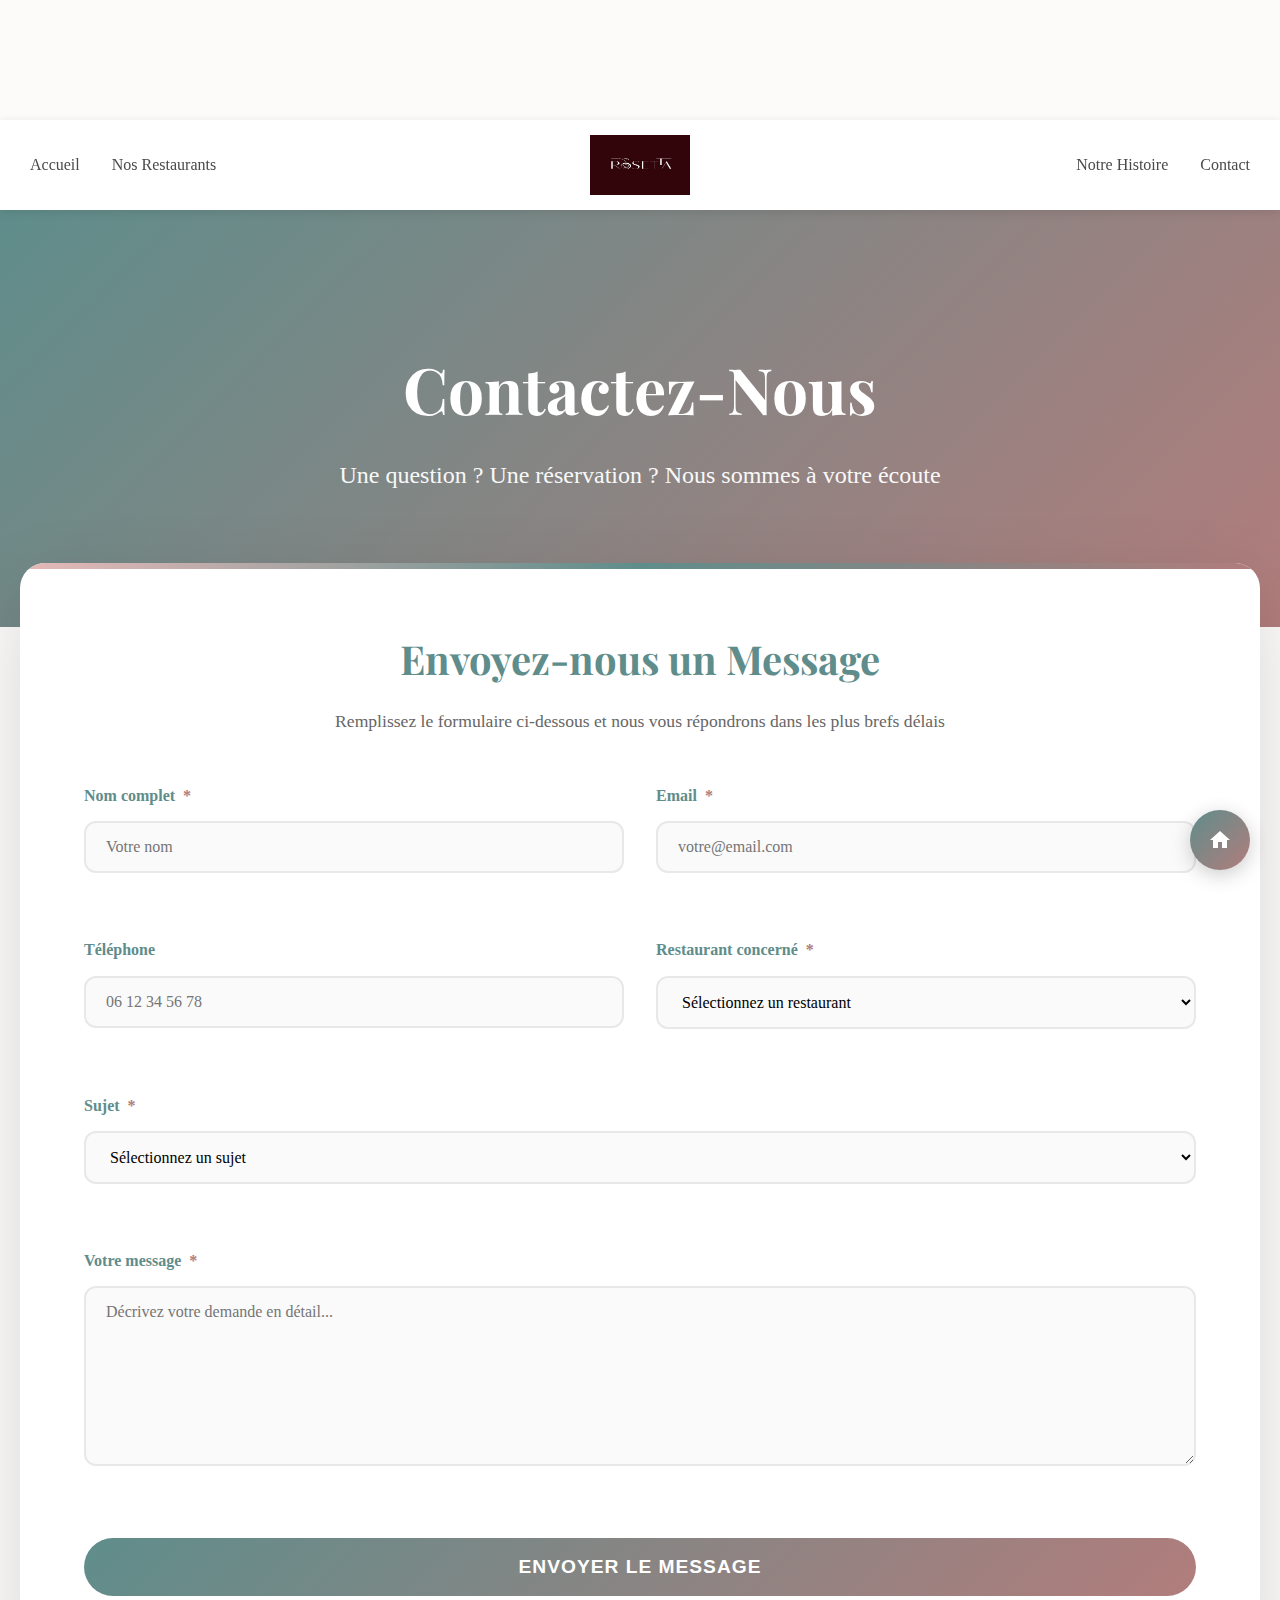
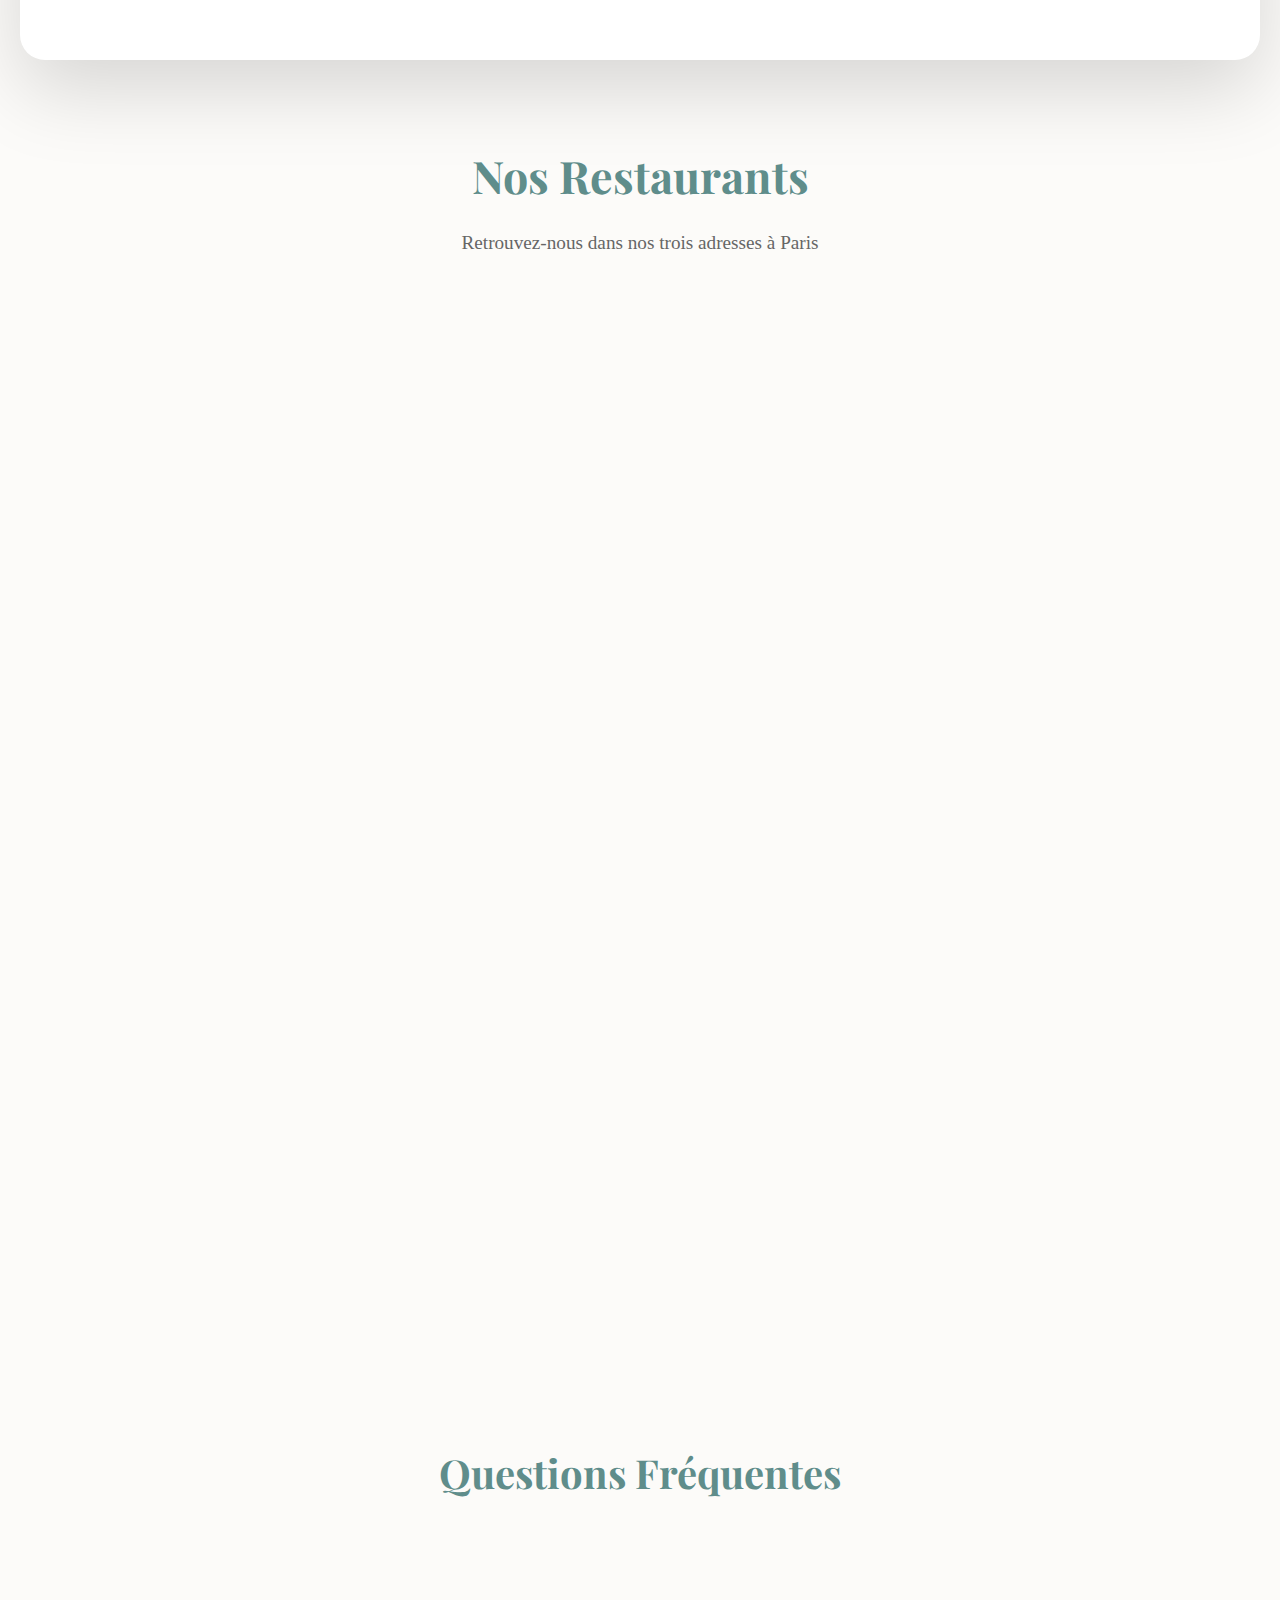
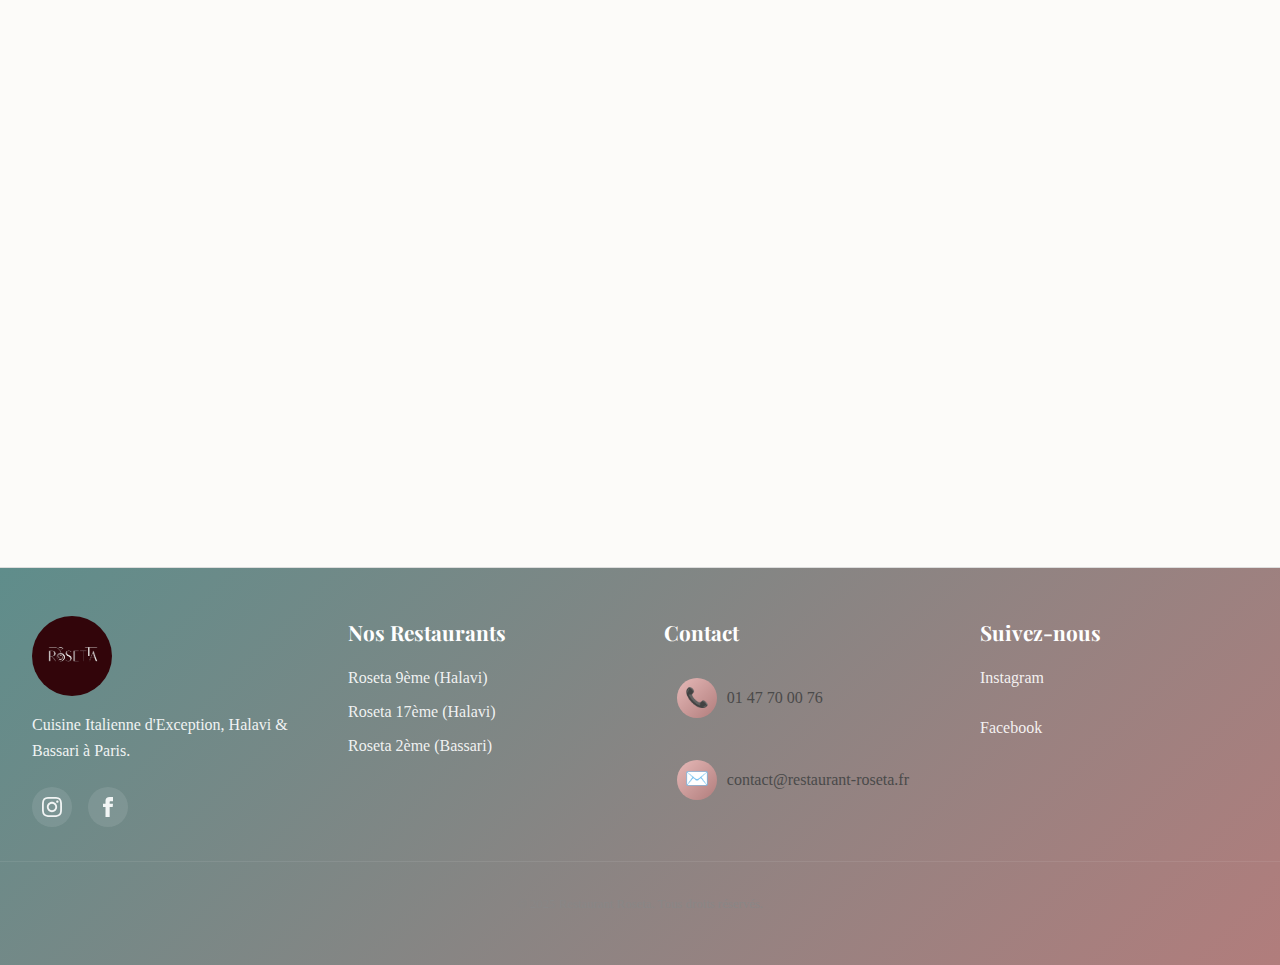
<file: contact.html>
<!DOCTYPE html>
<html lang="fr">
<head>
    <meta charset="UTF-8">
    <meta name="viewport" content="width=device-width, initial-scale=1.0">
    <title>Contact - Restaurant Roseta</title>
    <link rel="stylesheet" href="css/style.css">
    <style>
        :root {
            --primary-color: #E6B9B8;
            --secondary-color: #5F8D8B;
            --accent-color: #B17D7C;
            --text-brun: #4a4a4a;
            --font-body: 'Georgia', serif;
        }

        /* Footer */
        footer {
            background: linear-gradient(135deg, var(--secondary-color), var(--accent-color));
            color: white;
            padding: 3rem 0 1rem;
            margin-top: 5rem;
        }

        .footer-grid {
            max-width: 1400px;
            margin: 0 auto;
            padding: 0 2rem;
            display: grid;
            grid-template-columns: repeat(auto-fit, minmax(250px, 1fr));
            gap: 3rem;
            margin-bottom: 2rem;
        }

        .footer-col h4 {
            margin-bottom: 1rem;
            font-size: 1.3rem;
        }

        .footer-col ul {
            list-style: none;
        }

        .footer-col ul li {
            margin-bottom: 0.5rem;
        }

        .footer-col a {
            color: rgba(255,255,255,0.9);
            text-decoration: none;
            transition: all 0.3s ease;
        }

        .footer-col a:hover {
            color: white;
            padding-left: 5px;
        }

        .logo-footer {
            width: 80px;
            height: 80px;
            border-radius: 50%;
            margin-bottom: 1rem;
        }

        .footer-description {
            opacity: 0.9;
            line-height: 1.6;
        }

        .footer-socials {
            display: flex;
            gap: 1rem;
            margin-top: 1rem;
        }

        .social-link {
            width: 40px;
            height: 40px;
            background: rgba(255,255,255,0.1);
            border-radius: 50%;
            display: flex;
            align-items: center;
            justify-content: center;
            transition: all 0.3s ease;
        }

        .social-link:hover {
            background: rgba(255,255,255,0.2);
            transform: translateY(-3px);
        }

        .footer-contact-info .contact-item {
            display: flex;
            align-items: center;
            gap: 10px;
            margin-bottom: 1rem;
        }

        .footer-contact-info .contact-icon {
            font-size: 1.2rem;
        }

        .footer-hours .hour-item {
            display: flex;
            justify-content: space-between;
            padding: 0.5rem 0;
            border-bottom: 1px solid rgba(255,255,255,0.1);
        }

        .footer-copyright {
            text-align: center;
            padding: 2rem 0 1rem;
            border-top: 1px solid rgba(255,255,255,0.1);
            opacity: 0.8;
        }

        /* Bouton retour accueil */
        #homeBtn {
            position: fixed;
            bottom: 30px;
            right: 30px;
            width: 60px;
            height: 60px;
            background: linear-gradient(135deg, var(--secondary-color), var(--accent-color));
            color: white;
            border-radius: 50%;
            display: flex;
            align-items: center;
            justify-content: center;
            text-decoration: none;
            box-shadow: 0 5px 20px rgba(0,0,0,0.2);
            transition: all 0.3s ease;
            z-index: 999;
        }

        #homeBtn:hover {
            transform: translateY(-5px);
            box-shadow: 0 8px 30px rgba(0,0,0,0.3);
        }

        #homeBtn svg {
            width: 24px;
            height: 24px;
        }

        * {
            margin: 0;
            padding: 0;
            box-sizing: border-box;
        }

        body {
            font-family: var(--font-body);
            color: var(--text-brun);
            line-height: 1.6;
            background: #fcfbf9;
        }

        /* Header Navigation */
        header {
            background: white;
            box-shadow: 0 2px 10px rgba(0,0,0,0.1);
            position: sticky;
            top: 0;
            z-index: 1000;
        }

        nav {
            max-width: 1400px;
            margin: 0 auto;
            padding: 1rem 2rem;
            display: flex;
            justify-content: space-between;
            align-items: center;
        }

        .nav-links {
            display: flex;
            gap: 2rem;
            align-items: center;
        }

        .nav-links a {
            color: var(--text-brun);
            text-decoration: none;
            font-weight: 500;
            transition: color 0.3s ease;
            position: relative;
        }

        .nav-links a:hover {
            color: var(--secondary-color);
        }

        .nav-links a::after {
            content: '';
            position: absolute;
            bottom: -5px;
            left: 0;
            width: 0;
            height: 2px;
            background: var(--secondary-color);
            transition: width 0.3s ease;
        }

        .nav-links a:hover::after {
            width: 100%;
        }

        .logo-center {
            display: flex;
            align-items: center;
        }

        .logo-center img {
            height: 60px;
            width: auto;
        }

        .dropdown {
            position: relative;
        }

        .dropdown-content {
            display: none;
            position: absolute;
            top: 100%;
            left: 0;
            background: white;
            min-width: 250px;
            box-shadow: 0 8px 25px rgba(0,0,0,0.15);
            border-radius: 10px;
            padding: 1rem 0;
            margin-top: 0.5rem;
        }

        .dropdown:hover .dropdown-content {
            display: block;
        }

        .dropdown-content a {
            display: block;
            padding: 0.8rem 1.5rem;
            color: var(--text-brun);
            text-decoration: none;
            transition: all 0.3s ease;
        }

        .dropdown-content a:hover {
            background: var(--primary-color);
            color: var(--secondary-color);
        }

        /* Mobile Navigation */
        .header-mobile {
            display: none;
        }

        @media (max-width: 968px) {
            nav {
                display: none;
            }

            .header-mobile {
                display: flex;
                justify-content: space-between;
                align-items: center;
                padding: 1rem 2rem;
            }

            .logo-mobile img {
                height: 50px;
            }

            .menu-btn {
                display: none;
            }

            .menu-icon {
                cursor: pointer;
                display: inline-block;
                padding: 28px 20px;
                position: relative;
                user-select: none;
            }

            .menu-icon .nav-icon {
                background: var(--secondary-color);
                display: block;
                height: 2px;
                position: relative;
                transition: background 0.2s ease-out;
                width: 24px;
            }

            .menu-icon .nav-icon:before,
            .menu-icon .nav-icon:after {
                background: var(--secondary-color);
                content: '';
                display: block;
                height: 100%;
                position: absolute;
                transition: all 0.2s ease-out;
                width: 100%;
            }

            .menu-icon .nav-icon:before {
                top: -7px;
            }

            .menu-icon .nav-icon:after {
                top: 7px;
            }

            .menu-btn:checked ~ .menu-icon .nav-icon {
                background: transparent;
            }

            .menu-btn:checked ~ .menu-icon .nav-icon:before {
                transform: rotate(-45deg);
                top: 0;
            }

            .menu-btn:checked ~ .menu-icon .nav-icon:after {
                transform: rotate(45deg);
                top: 0;
            }

            .menu-mobile {
                display: none;
                position: absolute;
                top: 100%;
                left: 0;
                right: 0;
                background: white;
                box-shadow: 0 8px 25px rgba(0,0,0,0.15);
                padding: 1rem 0;
            }

            .menu-btn:checked ~ .menu-mobile {
                display: block;
            }

            .menu-mobile a {
                display: block;
                padding: 1rem 2rem;
                color: var(--text-brun);
                text-decoration: none;
                transition: all 0.3s ease;
            }

            .menu-mobile a:hover {
                background: var(--primary-color);
                color: var(--secondary-color);
            }
        }

        /* Hero Section Moderne */
        .contact-hero {
            background: linear-gradient(135deg, var(--secondary-color) 0%, var(--accent-color) 100%);
            padding: 8rem 0 6rem;
            text-align: center;
            color: white;
            position: relative;
            overflow: hidden;
        }

        .contact-hero::before {
            content: '';
            position: absolute;
            top: 0;
            left: 0;
            right: 0;
            bottom: 0;
            background: url("data:image/svg+xml,%3Csvg width='60' height='60' viewBox='0 0 60 60' xmlns='http://www.w3.org/2000/svg'%3E%3Cg fill='none' fill-rule='evenodd'%3E%3Cg fill='rgba(255,255,255,0.05)' fill-opacity='0.4'%3E%3Ccircle cx='30' cy='30' r='2'/%3E%3C/g%3E%3C/g%3E%3C/svg%3E");
            opacity: 0.3;
        }

        .contact-hero h1 {
            font-size: clamp(2.5rem, 6vw, 4rem);
            margin-bottom: 1rem;
            font-weight: 700;
            position: relative;
            z-index: 1;
        }

        .contact-hero p {
            font-size: clamp(1.1rem, 3vw, 1.5rem);
            opacity: 0.95;
            position: relative;
            z-index: 1;
        }

        /* Section principale */
        .contact-wrapper {
            max-width: 1400px;
            margin: -4rem auto 5rem;
            padding: 0 20px;
            position: relative;
            z-index: 10;
        }

        /* Formulaire de contact stylisé */
        .contact-form-section {
            background: white;
            border-radius: 25px;
            box-shadow: 0 30px 80px rgba(0,0,0,0.15);
            padding: 4rem;
            margin-bottom: 5rem;
            position: relative;
            overflow: hidden;
        }

        .contact-form-section::before {
            content: '';
            position: absolute;
            top: 0;
            left: 0;
            width: 100%;
            height: 6px;
            background: linear-gradient(90deg, var(--primary-color), var(--secondary-color), var(--accent-color));
        }

        .contact-form-section h2 {
            color: var(--secondary-color);
            font-size: 2.5rem;
            margin-bottom: 1rem;
            text-align: center;
        }

        .contact-form-section .subtitle {
            text-align: center;
            color: #666;
            font-size: 1.1rem;
            margin-bottom: 3rem;
        }

        .form-grid {
            display: grid;
            grid-template-columns: 1fr 1fr;
            gap: 2rem;
            margin-bottom: 2rem;
        }

        .form-group {
            margin-bottom: 2rem;
        }

        .form-group.full-width {
            grid-column: 1 / -1;
        }

        .form-group label {
            display: block;
            margin-bottom: 0.8rem;
            font-weight: 600;
            color: var(--secondary-color);
            font-size: 1rem;
        }

        .form-group label .required {
            color: var(--accent-color);
            margin-left: 4px;
        }

        .form-group input,
        .form-group textarea,
        .form-group select {
            width: 100%;
            padding: 15px 20px;
            border: 2px solid #e8e8e8;
            border-radius: 12px;
            font-size: 1rem;
            transition: all 0.3s ease;
            font-family: inherit;
            background: #fafafa;
        }

        .form-group input:focus,
        .form-group textarea:focus,
        .form-group select:focus {
            outline: none;
            border-color: var(--secondary-color);
            background: white;
            box-shadow: 0 0 0 4px rgba(95, 141, 139, 0.1);
            transform: translateY(-2px);
        }

        .form-group textarea {
            min-height: 180px;
            resize: vertical;
        }

        .btn-submit {
            background: linear-gradient(135deg, var(--secondary-color), var(--accent-color));
            color: white;
            padding: 18px 50px;
            border: none;
            border-radius: 50px;
            font-size: 1.2rem;
            font-weight: 600;
            cursor: pointer;
            transition: all 0.4s cubic-bezier(0.4, 0, 0.2, 1);
            width: 100%;
            position: relative;
            overflow: hidden;
            text-transform: uppercase;
            letter-spacing: 1px;
        }

        .btn-submit::before {
            content: '';
            position: absolute;
            top: 0;
            left: -100%;
            width: 100%;
            height: 100%;
            background: linear-gradient(90deg, transparent, rgba(255,255,255,0.3), transparent);
            transition: left 0.6s ease;
        }

        .btn-submit:hover::before {
            left: 100%;
        }

        .btn-submit:hover {
            transform: translateY(-3px);
            box-shadow: 0 15px 40px rgba(95, 141, 139, 0.4);
        }

        .btn-submit:active {
            transform: translateY(-1px);
        }

        .btn-submit:disabled {
            background: #ccc;
            cursor: not-allowed;
            transform: none;
        }

        /* Messages de succès/erreur */
        .form-message {
            padding: 1.5rem;
            border-radius: 12px;
            margin-bottom: 2rem;
            text-align: center;
            font-weight: 600;
            display: none;
            animation: slideDown 0.3s ease;
        }

        @keyframes slideDown {
            from {
                opacity: 0;
                transform: translateY(-20px);
            }
            to {
                opacity: 1;
                transform: translateY(0);
            }
        }

        .form-message.success {
            background: #d4edda;
            color: #155724;
            border: 2px solid #c3e6cb;
            display: block;
        }

        .form-message.error {
            background: #f8d7da;
            color: #721c24;
            border: 2px solid #f5c6cb;
            display: block;
        }

        /* Section Restaurants */
        .restaurants-section {
            margin-bottom: 5rem;
        }

        .restaurants-section h2 {
            text-align: center;
            font-size: 2.8rem;
            color: var(--secondary-color);
            margin-bottom: 1rem;
        }

        .restaurants-section .subtitle {
            text-align: center;
            font-size: 1.2rem;
            color: #666;
            margin-bottom: 4rem;
            max-width: 700px;
            margin-left: auto;
            margin-right: auto;
        }

        .restaurants-grid {
            display: grid;
            grid-template-columns: repeat(auto-fit, minmax(350px, 1fr));
            gap: 3rem;
        }

        .restaurant-card {
            background: white;
            border-radius: 20px;
            overflow: hidden;
            box-shadow: 0 10px 40px rgba(0,0,0,0.1);
            transition: all 0.4s ease;
        }

        .restaurant-card:hover {
            transform: translateY(-10px);
            box-shadow: 0 20px 60px rgba(0,0,0,0.15);
        }

        .restaurant-card-header {
            background: linear-gradient(135deg, var(--secondary-color), var(--accent-color));
            color: white;
            padding: 2rem;
            text-align: center;
        }

        .restaurant-card-header h3 {
            font-size: 1.8rem;
            margin-bottom: 0.5rem;
        }

        .restaurant-badge {
            display: inline-block;
            background: rgba(255,255,255,0.2);
            padding: 8px 20px;
            border-radius: 20px;
            font-size: 0.9rem;
            font-weight: 600;
            backdrop-filter: blur(10px);
        }

        .restaurant-card-body {
            padding: 2rem;
        }

        .contact-info {
            margin-bottom: 2rem;
        }

        .contact-item {
            display: flex;
            align-items: flex-start;
            gap: 15px;
            margin-bottom: 1rem;
            padding: 0.8rem;
            border-radius: 10px;
            transition: background 0.3s ease;
        }

        .contact-item:hover {
            background: #f8f8f8;
        }

        .contact-icon {
            width: 40px;
            height: 40px;
            background: linear-gradient(135deg, var(--primary-color), var(--accent-color));
            border-radius: 50%;
            display: flex;
            align-items: center;
            justify-content: center;
            font-size: 1.2rem;
            flex-shrink: 0;
        }

        .contact-item a {
            color: var(--text-brun);
            text-decoration: none;
            transition: color 0.3s ease;
        }

        .contact-item a:hover {
            color: var(--secondary-color);
        }

        .hours-title {
            font-weight: 700;
            color: var(--secondary-color);
            margin-bottom: 1rem;
            font-size: 1.1rem;
        }

        .hours-table {
            width: 100%;
            border-spacing: 0;
        }

        .hours-table tr {
            border-bottom: 1px solid #f0f0f0;
        }

        .hours-table td {
            padding: 0.8rem 0;
        }

        .hours-table td:first-child {
            font-weight: 600;
            color: var(--text-brun);
        }

        .hours-table td:last-child {
            text-align: right;
            color: #666;
        }

        .map-container {
            height: 250px;
            border-radius: 15px;
            overflow: hidden;
            margin-top: 1.5rem;
            box-shadow: 0 5px 20px rgba(0,0,0,0.1);
        }

        .map-container iframe {
            width: 100%;
            height: 100%;
            border: none;
        }

        /* FAQ Section */
        .faq-section {
            max-width: 900px;
            margin: 5rem auto;
        }

        .faq-section h2 {
            text-align: center;
            font-size: 2.5rem;
            color: var(--secondary-color);
            margin-bottom: 3rem;
        }

        .faq-item {
            background: white;
            margin-bottom: 1rem;
            border-radius: 15px;
            box-shadow: 0 5px 20px rgba(0,0,0,0.08);
            overflow: hidden;
            transition: all 0.3s ease;
        }

        .faq-item:hover {
            box-shadow: 0 8px 30px rgba(0,0,0,0.12);
        }

        .faq-question {
            background: white;
            color: var(--text-brun);
            padding: 1.5rem 2rem;
            cursor: pointer;
            font-weight: 600;
            font-size: 1.1rem;
            transition: all 0.3s ease;
            display: flex;
            justify-content: space-between;
            align-items: center;
        }

        .faq-question::after {
            content: '+';
            font-size: 1.8rem;
            color: var(--secondary-color);
            transition: transform 0.3s ease;
        }

        .faq-question.active::after {
            transform: rotate(45deg);
        }

        .faq-question:hover {
            background: var(--primary-color);
            color: var(--secondary-color);
        }

        .faq-answer {
            padding: 0 2rem;
            max-height: 0;
            overflow: hidden;
            transition: all 0.4s ease;
            color: #666;
            line-height: 1.8;
        }

        .faq-answer.active {
            padding: 1.5rem 2rem;
            max-height: 300px;
        }

        /* Responsive */
        @media (max-width: 768px) {
            .contact-form-section {
                padding: 2rem;
            }

            .form-grid {
                grid-template-columns: 1fr;
                gap: 0;
            }

            .restaurants-grid {
                grid-template-columns: 1fr;
            }

            .contact-hero {
                padding: 6rem 0 4rem;
            }
        }
    </style>
</head>
<body>

<header>
    <nav>
        <div class="nav-links">
            <a href="index.html">Accueil</a>
            <div class="dropdown">
                <a href="#">Nos Restaurants</a>
                <div class="dropdown-content">
                    <a href="roseta-9.html">Roseta 9ème (Halavi)</a>
                    <a href="roseta-17.html">Roseta 17ème (Halavi)</a>
                    <a href="roseta-2.html">Roseta 2ème (Bassari)</a>
                </div>
            </div>
        </div>
        <a href="index.html" class="logo-center">
            <img src="images/logo.jpg" alt="Logo Roseta">
        </a>
        <div class="nav-links">
            <a href="histoire.html">Notre Histoire</a>
            <a href="contact.html">Contact</a>
        </div>
    </nav>

    <div class="header-mobile">
        <a href="index.html" class="logo-mobile">
            <img src="images/logo.jpg" alt="Logo Roseta">
        </a>
        <input class="menu-btn" type="checkbox" id="menu-btn" />
        <label class="menu-icon" for="menu-btn"><span class="nav-icon"></span></label>
        <div class="menu-mobile">
            <a href="index.html">Accueil</a>
            <a href="roseta-9.html">Roseta 9ème</a>
            <a href="roseta-17.html">Roseta 17ème</a>
            <a href="roseta-2.html">Roseta 2ème</a>
            <a href="histoire.html">Notre Histoire</a>
            <a href="contact.html">Contact</a>
        </div>
    </div>
</header>

<main>

    <section class="contact-hero">
        <h1>Contactez-Nous</h1>
        <p>Une question ? Une réservation ? Nous sommes à votre écoute</p>
    </section>

    <div class="contact-wrapper">
        <!-- Formulaire de Contact -->
        <section class="contact-form-section">
            <h2>Envoyez-nous un Message</h2>
            <p class="subtitle">Remplissez le formulaire ci-dessous et nous vous répondrons dans les plus brefs délais</p>

            <div id="formMessage" class="form-message"></div>

            <form id="contactForm">
                <div class="form-grid">
                    <div class="form-group">
                        <label for="name">Nom complet <span class="required">*</span></label>
                        <input type="text" id="name" name="name" required placeholder="Votre nom">
                    </div>

                    <div class="form-group">
                        <label for="email">Email <span class="required">*</span></label>
                        <input type="email" id="email" name="email" required placeholder="votre@email.com">
                    </div>

                    <div class="form-group">
                        <label for="phone">Téléphone</label>
                        <input type="tel" id="phone" name="phone" placeholder="06 12 34 56 78">
                    </div>

                    <div class="form-group">
                        <label for="restaurant">Restaurant concerné <span class="required">*</span></label>
                        <select id="restaurant" name="restaurant" required>
                            <option value="">Sélectionnez un restaurant</option>
                            <option value="roseta-9">Roseta 9ème (Halavi)</option>
                            <option value="roseta-17">Roseta 17ème (Halavi)</option>
                            <option value="roseta-2">Roseta 2ème (Bassari)</option>
                            <option value="general">Question générale</option>
                        </select>
                    </div>

                    <div class="form-group full-width">
                        <label for="subject">Sujet <span class="required">*</span></label>
                        <select id="subject" name="subject" required>
                            <option value="">Sélectionnez un sujet</option>
                            <option value="reservation">Réservation</option>
                            <option value="feedback">Avis / Suggestion</option>
                            <option value="information">Demande d'information</option>
                            <option value="other">Autre</option>
                        </select>
                    </div>

                    <div class="form-group full-width">
                        <label for="message">Votre message <span class="required">*</span></label>
                        <textarea id="message" name="message" required placeholder="Décrivez votre demande en détail..."></textarea>
                    </div>
                </div>

                <button type="submit" class="btn-submit">Envoyer le Message</button>
            </form>
        </section>

        <!-- Section Restaurants -->
        <section class="restaurants-section">
            <h2>Nos Restaurants</h2>
            <p class="subtitle">Retrouvez-nous dans nos trois adresses à Paris</p>

            <div class="restaurants-grid">
                <!-- Roseta 9ème -->
                <div class="restaurant-card">
                    <div class="restaurant-card-header">
                        <h3>🍕 Roseta 9ème</h3>
                        <span class="restaurant-badge">Halavi</span>
                    </div>
                    <div class="restaurant-card-body">
                        <div class="contact-info">
                            <div class="contact-item">
                                <div class="contact-icon">📍</div>
                                <div>
                                    <strong>Adresse</strong><br>
                                    3 Rue Geoffroy-Marie, 75009 Paris
                                </div>
                            </div>
                            <div class="contact-item">
                                <div class="contact-icon">📞</div>
                                <div>
                                    <strong>Téléphone</strong><br>
                                    <a href="tel:0147700076">01 47 70 00 76</a>
                                </div>
                            </div>
                            <div class="contact-item">
                                <div class="contact-icon">✉️</div>
                                <div>
                                    <strong>Email</strong><br>
                                    <a href="mailto:roseta9@restaurant-roseta.fr">roseta9@restaurant-roseta.fr</a>
                                </div>
                            </div>
                        </div>

                        <div class="hours-title">Horaires d'ouverture</div>
                        <table class="hours-table">
                            <tr><td>Lundi - Jeudi</td><td>12h-14h30 / 19h-22h30</td></tr>
                            <tr><td>Vendredi - Samedi</td><td>Fermé</td></tr>
                            <tr><td>Dimanche</td><td>12h-14h30 / 19h-22h30</td></tr>
                        </table>

                        <div class="map-container">
                            <iframe src="https://www.google.com/maps/embed?pb=!1m18!1m12!1m3!1d2624.321355410148!2d2.343100676882236!3d48.87121799988235!2m3!1f0!2f0!3f0!3m2!1i1024!2i768!4f13.1!3m3!1m2!1s0x47e66e3e48c14a55%3A0xac1e4209513e9365!2s3%20Rue%20Geoffroy-Marie%2C%2075009%20Paris%2C%20France!5e0!3m2!1sen!2sfr!4v1663584521890!5m2!1sen!2sfr" allowfullscreen="" loading="lazy"></iframe>
                        </div>
                    </div>
                </div>

                <!-- Roseta 17ème -->
                <div class="restaurant-card">
                    <div class="restaurant-card-header">
                        <h3>🍝 Roseta 17ème</h3>
                        <span class="restaurant-badge">Halavi</span>
                    </div>
                    <div class="restaurant-card-body">
                        <div class="contact-info">
                            <div class="contact-item">
                                <div class="contact-icon">📍</div>
                                <div>
                                    <strong>Adresse</strong><br>
                                    73 Rue de Prony, 75017 Paris
                                </div>
                            </div>
                            <div class="contact-item">
                                <div class="contact-icon">📞</div>
                                <div>
                                    <strong>Téléphone</strong><br>
                                    <a href="tel:0145745474">01 45 74 54 74</a>
                                </div>
                            </div>
                            <div class="contact-item">
                                <div class="contact-icon">✉️</div>
                                <div>
                                    <strong>Email</strong><br>
                                    <a href="mailto:roseta17@restaurant-roseta.fr">roseta17@restaurant-roseta.fr</a>
                                </div>
                            </div>
                        </div>

                        <div class="hours-title">Horaires d'ouverture</div>
                        <table class="hours-table">
                            <tr><td>Lundi - Jeudi</td><td>12h-14h30 / 19h-22h30</td></tr>
                            <tr><td>Vendredi</td><td>12h-14h30</td></tr>
                            <tr><td>Samedi</td><td>Fermé</td></tr>
                            <tr><td>Dimanche</td><td>12h-14h30 / 19h-22h30</td></tr>
                        </table>

                        <div class="map-container">
                            <iframe src="https://www.google.com/maps/embed?pb=!1m18!1m12!1m3!1d2623.593722778736!2d2.301385476882947!3d48.88514109923838!2m3!1f0!2f0!3f0!3m2!1i1024!2i768!4f13.1!3m3!1m2!1s0x47e66f91a6b0c2a5%3A0x6a11b6857187611c!2s73%20Rue%20de%20Prony%2C%2075017%20Paris%2C%20France!5e0!3m2!1sen!2sfr!4v1663584620571!5m2!1sen!2sfr" allowfullscreen="" loading="lazy"></iframe>
                        </div>
                    </div>
                </div>

                <!-- Roseta 2ème -->
                <div class="restaurant-card">
                    <div class="restaurant-card-header">
                        <h3>🍕 Roseta 2ème</h3>
                        <span class="restaurant-badge">Bassari</span>
                    </div>
                    <div class="restaurant-card-body">
                        <div class="contact-info">
                            <div class="contact-item">
                                <div class="contact-icon">📍</div>
                                <div>
                                    <strong>Adresse</strong><br>
                                    98 Rue Montmartre, 75002 Paris
                                </div>
                            </div>
                            <div class="contact-item">
                                <div class="contact-icon">📞</div>
                                <div>
                                    <strong>Téléphone</strong><br>
                                    <a href="tel:0142213868">01 42 21 38 68</a>
                                </div>
                            </div>
                            <div class="contact-item">
                                <div class="contact-icon">✉️</div>
                                <div>
                                    <strong>Email</strong><br>
                                    <a href="mailto:roseta2@restaurant-roseta.fr">roseta2@restaurant-roseta.fr</a>
                                </div>
                            </div>
                        </div>

                        <div class="hours-title">Horaires d'ouverture</div>
                        <table class="hours-table">
                            <tr><td>Dimanche - Jeudi</td><td>12h-15h / 19h-23h</td></tr>
                            <tr><td>Vendredi - Samedi</td><td>Fermé</td></tr>
                        </table>

                        <div class="map-container">
                            <iframe src="https://www.google.com/maps/embed?pb=!1m18!1m12!1m3!1d2624.464525890918!2d2.343588976882068!3d48.868516999971956!2m3!1f0!2f0!3f0!3m2!1i1024!2i768!4f13.1!3m3!1m2!1s0x47e66e3b08e7529d%3A0xe5433a76e7920e8b!2s98%20Rue%20Montmartre%2C%2075002%20Paris%2C%20France!5e0!3m2!1sen!2sfr!4v1663584687315!5m2!1sen!2sfr" allowfullscreen="" loading="lazy"></iframe>
                        </div>
                    </div>
                </div>
            </div>
        </section>

        <!-- FAQ Section -->
        <section class="faq-section">
            <h2>Questions Fréquentes</h2>

            <div class="faq-item">
                <div class="faq-question" onclick="toggleFaq(this)">
                    Comment réserver une table ?
                </div>
                <div class="faq-answer">
                    <p>Les réservations se font uniquement par téléphone. Contactez directement le restaurant de votre choix aux numéros indiqués ci-dessus. Nous recommandons de réserver au moins 24h à l'avance, surtout pour les weekends.</p>
                </div>
            </div>

            <div class="faq-item">
                <div class="faq-question" onclick="toggleFaq(this)">
                    Proposez-vous des options végétariennes ?
                </div>
                <div class="faq-answer">
                    <p>Oui ! Nous avons de nombreuses options végétariennes incluant nos pizzas végétariennes, pâtes aux légumes, risottos, et une sélection d'antipasti sans viande. Consultez nos menus pour découvrir toutes les options.</p>
                </div>
            </div>

            <div class="faq-item">
                <div class="faq-question" onclick="toggleFaq(this)">
                    Acceptez-vous les groupes et événements privés ?
                </div>
                <div class="faq-answer">
                    <p>Oui, nous organisons des événements privés et accueillons les groupes. Contactez-nous directement pour discuter de vos besoins spécifiques et des disponibilités. Un menu spécial peut être arrangé selon la taille du groupe.</p>
                </div>
            </div>

            <div class="faq-item">
                <div class="faq-question" onclick="toggleFaq(this)">
                    Livrez-vous ou proposez-vous de la vente à emporter ?
                </div>
                <div class="faq-answer">
                    <p>Actuellement, nous nous concentrons sur l'expérience restaurant sur place. Pour des commandes spéciales ou des questions sur la vente à emporter, contactez directement le restaurant de votre choix.</p>
                </div>
            </div>

            <div class="faq-item">
                <div class="faq-question" onclick="toggleFaq(this)">
                    Vos ingrédients sont-ils importés d'Italie ?
                </div>
                <div class="faq-answer">
                    <p>Oui, nous importons une grande partie de nos ingrédients spécialisés directement d'Italie pour garantir l'authenticité de nos plats. Cela inclut nos fromages, huiles d'olive, tomates San Marzano, et bien d'autres produits de qualité.</p>
                </div>
            </div>
        </section>
    </div>

</main>

<a href="index.html" id="homeBtn" title="Retour à l'accueil">
    <svg xmlns="http://www.w3.org/2000/svg" viewBox="0 0 24 24" fill="currentColor"><path d="M10 20v-6h4v6h5v-8h3L12 3 2 12h3v8h5z"/></svg>
</a>

<footer>
    <div class="footer-grid">
        <div class="footer-col">
            <img src="images/logo.jpg" alt="Logo Roseta" class="logo-footer">
            <p class="footer-description">Cuisine Italienne d'Exception, Halavi & Bassari à Paris.</p>
            <div class="footer-socials">
                <a href="https://www.instagram.com/grupporosetta/" target="_blank" class="social-link" title="Instagram">
                    <svg width="20" height="20" fill="currentColor" viewBox="0 0 24 24">
                        <path d="M12 2.163c3.204 0 3.584.012 4.85.07 3.252.148 4.771 1.691 4.919 4.919.058 1.265.069 1.645.069 4.849 0 3.205-.012 3.584-.069 4.849-.149 3.225-1.664 4.771-4.919 4.919-1.266.058-1.644.07-4.85.07-3.204 0-3.584-.012-4.849-.07-3.26-.149-4.771-1.699-4.919-4.92-.058-1.265-.07-1.644-.07-4.849 0-3.204.013-3.583.07-4.849.149-3.227 1.664-4.771 4.919-4.919 1.266-.057 1.645-.069 4.849-.069zm0-2.163c-3.259 0-3.667.014-4.947.072-4.358.2-6.78 2.618-6.98 6.98-.059 1.281-.073 1.689-.073 4.948 0 3.259.014 3.668.072 4.948.2 4.358 2.618 6.78 6.98 6.98 1.281.058 1.689.072 4.948.072 3.259 0 3.668-.014 4.948-.072 4.354-.2 6.782-2.618 6.979-6.98.059-1.28.073-1.689.073-4.948 0-3.259-.014-3.667-.072-4.947-.196-4.354-2.617-6.78-6.979-6.98-1.281-.059-1.69-.073-4.949-.073zm0 5.838c-3.403 0-6.162 2.759-6.162 6.162s2.759 6.163 6.162 6.163 6.162-2.759 6.162-6.163c0-3.403-2.759-6.162-6.162-6.162zm0 10.162c-2.209 0-4-1.79-4-4 0-2.209 1.791-4 4-4s4 1.791 4 4c0 2.21-1.791 4-4 4zm6.406-11.845c-.796 0-1.441.645-1.441 1.44s.645 1.44 1.441 1.44c.795 0 1.439-.645 1.439-1.44s-.644-1.44-1.439-1.44z"/>
                    </svg>
                </a>
                <a href="#" target="_blank" class="social-link" title="Facebook">
                    <svg width="20" height="20" fill="currentColor" viewBox="0 0 24 24">
                        <path d="M9 8h-3v4h3v12h5v-12h3.642l.358-4h-4v-1.667c0-.955.192-1.333 1.115-1.333h2.885v-5h-3.808c-3.596 0-5.192 1.583-5.192 4.615v3.385z"/>
                    </svg>
                </a>
            </div>
        </div>

        <div class="footer-col">
            <h4>Nos Restaurants</h4>
            <ul>
                <li><a href="roseta-9.html">Roseta 9ème (Halavi)</a></li>
                <li><a href="roseta-17.html">Roseta 17ème (Halavi)</a></li>
                <li><a href="roseta-2.html">Roseta 2ème (Bassari)</a></li>
            </ul>
        </div>

        <div class="footer-col">
            <h4>Contact</h4>
            <div class="footer-contact-info">
                <div class="contact-item">
                    <div class="contact-icon">📞</div>
                    <a href="tel:0147700076">01 47 70 00 76</a>
                </div>
                <div class="contact-item">
                    <div class="contact-icon">✉️</div>
                    <a href="mailto:ilanndahan@gmail.com">contact@restaurant-roseta.fr</a>
                </div>
            </div>
        </div>

        <div class="footer-col">
            <h4>Suivez-nous</h4>
            <p><a href="https://www.instagram.com/grupporosetta/" target="_blank">Instagram</a></p>
            <p><a href="#" target="_blank">Facebook</a></p>
        </div>
    </div>

    <div class="footer-copyright">
        <p>© 2025 Restaurant Roseta. Tous droits réservés.</p>
    </div>
</footer>

<script>
    // Gestion du formulaire avec envoi par email
    document.getElementById('contactForm').addEventListener('submit', function(e) {
        e.preventDefault();

        const submitBtn = document.querySelector('.btn-submit');
        const formMessage = document.getElementById('formMessage');

        // Désactiver le bouton pendant l'envoi
        submitBtn.disabled = true;
        submitBtn.textContent = 'Envoi en cours...';

        // Récupérer les données du formulaire
        const formData = {
            name: document.getElementById('name').value,
            email: document.getElementById('email').value,
            phone: document.getElementById('phone').value,
            restaurant: document.getElementById('restaurant').value,
            subject: document.getElementById('subject').value,
            message: document.getElementById('message').value
        };

        // Créer le contenu de l'email
        const emailBody = `
Nouveau message de contact depuis le site Roseta

Nom: ${formData.name}
Email: ${formData.email}
Téléphone: ${formData.phone || 'Non renseigné'}
Restaurant concerné: ${formData.restaurant}
Sujet: ${formData.subject}

Message:
${formData.message}
    `.trim();

        // Créer le lien mailto
        const mailtoLink = `mailto:ilanndahan@gmail.com?subject=${encodeURIComponent('Contact Roseta - ' + formData.subject)}&body=${encodeURIComponent(emailBody)}`;

        // Ouvrir le client email
        window.location.href = mailtoLink;

        // Afficher le message de succès
        formMessage.className = 'form-message success';
        formMessage.textContent = '✓ Votre client email a été ouvert. Veuillez envoyer le message pour finaliser votre demande.';
        formMessage.style.display = 'block';

        // Réinitialiser le formulaire
        setTimeout(() => {
            this.reset();
            submitBtn.disabled = false;
            submitBtn.textContent = 'Envoyer le Message';

            // Masquer le message après 8 secondes
            setTimeout(() => {
                formMessage.style.display = 'none';
            }, 8000);
        }, 1000);
    });

    // Validation en temps réel des champs
    const requiredFields = document.querySelectorAll('input[required], textarea[required], select[required]');
    requiredFields.forEach(field => {
        field.addEventListener('blur', function() {
            if (!this.value.trim()) {
                this.style.borderColor = '#dc3545';
            } else {
                this.style.borderColor = '#28a745';
            }
        });

        field.addEventListener('input', function() {
            if (this.value.trim()) {
                this.style.borderColor = '#28a745';
            }
        });
    });

    // Validation de l'email
    const emailField = document.getElementById('email');
    emailField.addEventListener('blur', function() {
        const emailRegex = /^[^\s@]+@[^\s@]+\.[^\s@]+$/;
        const formMessage = document.getElementById('formMessage');

        if (this.value && !emailRegex.test(this.value)) {
            this.style.borderColor = '#dc3545';
            formMessage.className = 'form-message error';
            formMessage.textContent = '⚠ Veuillez entrer une adresse email valide.';
            formMessage.style.display = 'block';
            setTimeout(() => {
                formMessage.style.display = 'none';
            }, 3000);
        } else if (this.value) {
            this.style.borderColor = '#28a745';
        }
    });

    // Fonction pour toggle les FAQ
    function toggleFaq(element) {
        const answer = element.nextElementSibling;
        const allAnswers = document.querySelectorAll('.faq-answer');
        const allQuestions = document.querySelectorAll('.faq-question');

        // Vérifier si la FAQ cliquée est déjà active
        const isActive = answer.classList.contains('active');

        // Fermer toutes les FAQ
        allAnswers.forEach(ans => {
            ans.classList.remove('active');
        });

        allQuestions.forEach(q => {
            q.classList.remove('active');
        });

        // Si la FAQ n'était pas active, l'ouvrir
        if (!isActive) {
            answer.classList.add('active');
            element.classList.add('active');
        }
    }

    // Animation au scroll pour les cartes restaurants
    const observerOptions = {
        threshold: 0.1,
        rootMargin: '0px 0px -50px 0px'
    };

    const observer = new IntersectionObserver(function(entries) {
        entries.forEach(entry => {
            if (entry.isIntersecting) {
                entry.target.style.opacity = '1';
                entry.target.style.transform = 'translateY(0)';
            }
        });
    }, observerOptions);

    document.querySelectorAll('.restaurant-card').forEach(card => {
        card.style.opacity = '0';
        card.style.transform = 'translateY(30px)';
        card.style.transition = 'all 0.6s ease';
        observer.observe(card);
    });

    // Animation au scroll pour les éléments FAQ
    document.querySelectorAll('.faq-item').forEach((item, index) => {
        item.style.opacity = '0';
        item.style.transform = 'translateY(20px)';
        item.style.transition = `all 0.5s ease ${index * 0.1}s`;
        observer.observe(item);
    });

</script>
</file>
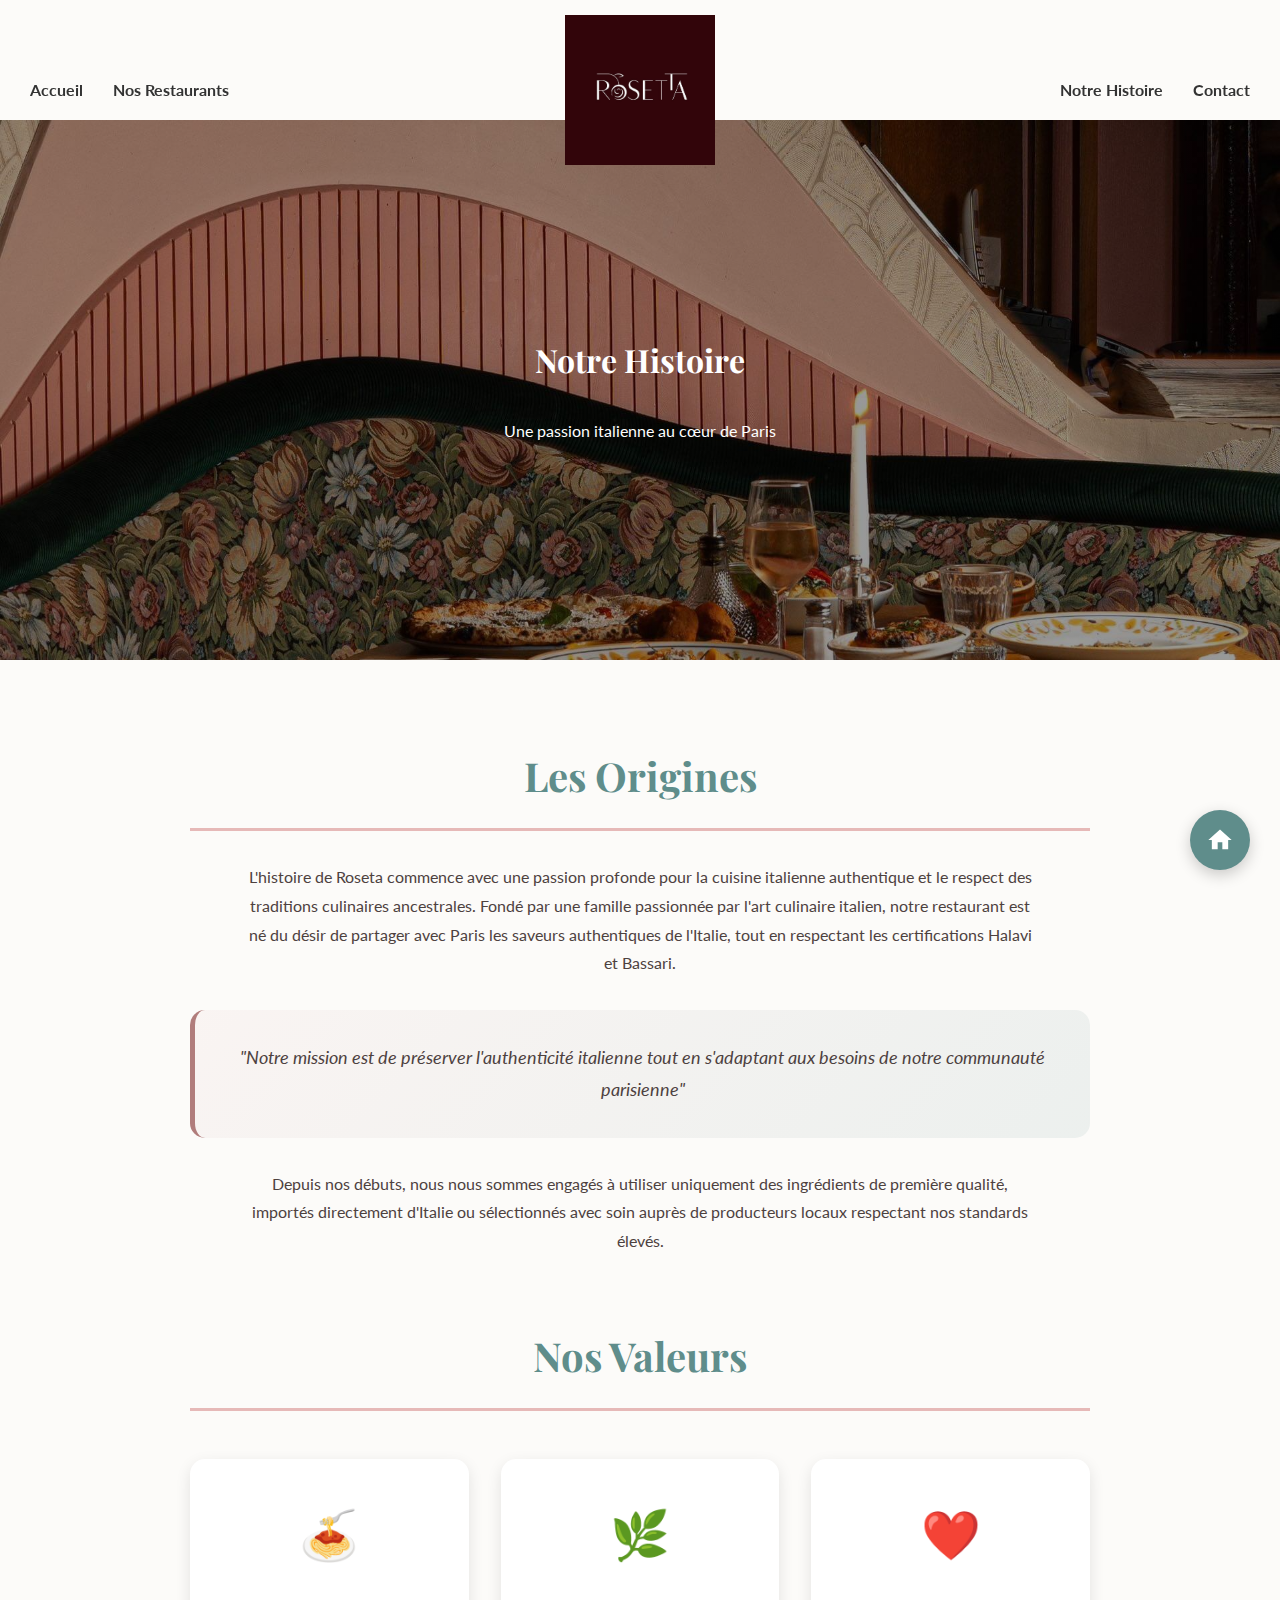
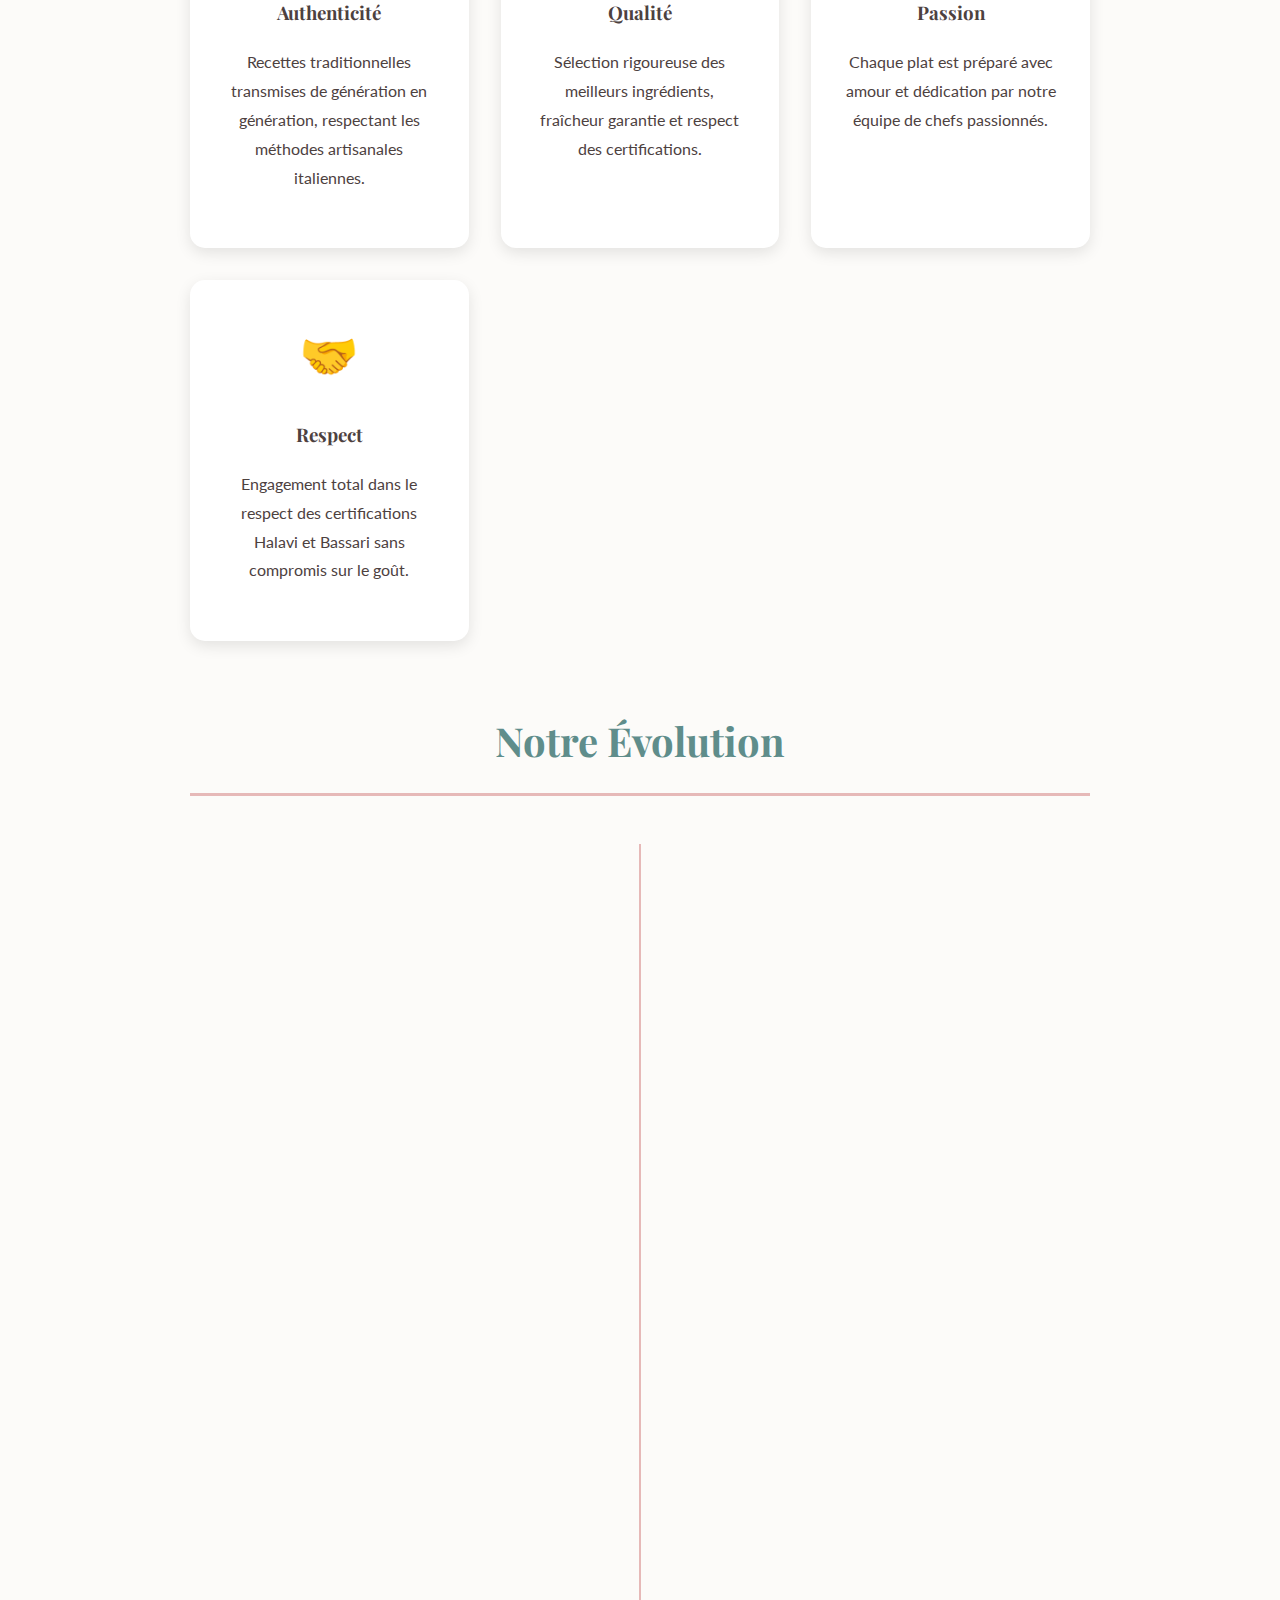
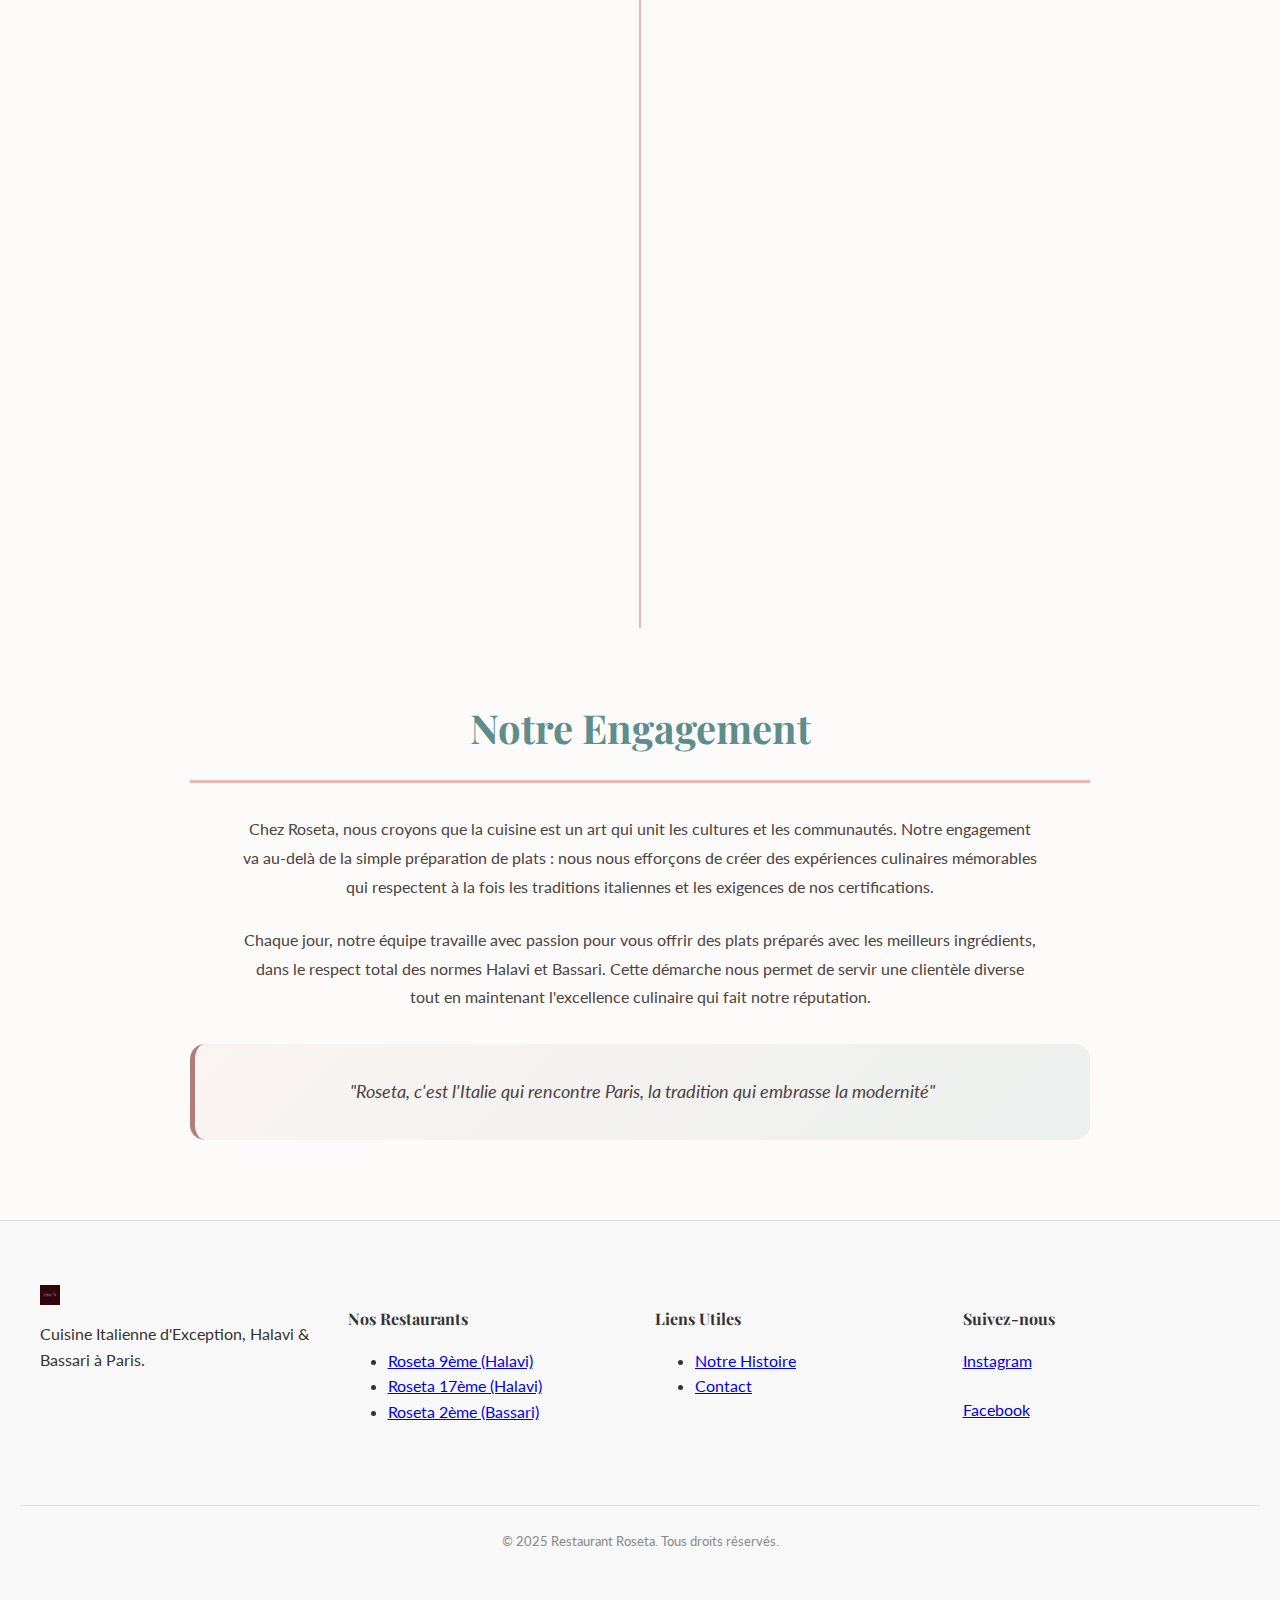
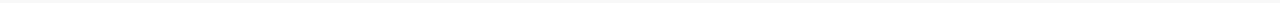
<file: histoire.html>
<!DOCTYPE html>
<html lang="fr">
<head>
    <meta charset="UTF-8">
    <meta name="viewport" content="width=device-width, initial-scale=1.0">
    <title>Notre Histoire - Restaurant Roseta</title>
    <link rel="stylesheet" href="css/style.css">
    <style>
        .story-hero {
            background: linear-gradient(rgba(0,0,0,0.4), rgba(0,0,0,0.4)), url('images/interrieur.jpg');
            background-size: cover;
            background-position: center;
            height: 60vh;
            display: flex;
            align-items: center;
            justify-content: center;
            text-align: center;
            color: white;
        }

        .story-content {
            max-width: 900px;
            margin: 5rem auto;
            padding: 0 20px;
            line-height: 1.8;
        }

        .story-section {
            margin: 4rem 0;
        }

        .story-section h2 {
            color: var(--secondary-color);
            border-bottom: 3px solid var(--primary-color);
            padding-bottom: 1rem;
            margin-bottom: 2rem;
        }

        .story-highlight {
            background: linear-gradient(135deg, rgba(230, 185, 184, 0.1), rgba(95, 141, 139, 0.1));
            padding: 2rem;
            border-radius: 15px;
            border-left: 5px solid var(--accent-color);
            margin: 2rem 0;
            font-style: italic;
            text-align: center;
            font-size: 1.1rem;
        }

        .values-grid {
            display: grid;
            grid-template-columns: repeat(auto-fit, minmax(250px, 1fr));
            gap: 2rem;
            margin: 3rem 0;
        }

        .value-card {
            background: white;
            padding: 2rem;
            border-radius: 15px;
            text-align: center;
            box-shadow: 0 5px 15px rgba(0,0,0,0.1);
            transition: transform 0.3s ease;
        }

        .value-card:hover {
            transform: translateY(-5px);
        }

        .value-icon {
            font-size: 3rem;
            margin-bottom: 1rem;
        }

        .timeline {
            position: relative;
            margin: 3rem 0;
        }

        .timeline::before {
            content: '';
            position: absolute;
            left: 50%;
            top: 0;
            bottom: 0;
            width: 2px;
            background: var(--primary-color);
            transform: translateX(-50%);
        }

        .timeline-item {
            position: relative;
            margin: 2rem 0;
            opacity: 0;
            animation: fadeInTimeline 0.6s ease forwards;
        }

        .timeline-item:nth-child(even) {
            animation-delay: 0.2s;
        }

        .timeline-content {
            background: white;
            padding: 2rem;
            border-radius: 15px;
            box-shadow: 0 5px 15px rgba(0,0,0,0.1);
            width: 45%;
            position: relative;
        }

        .timeline-item:nth-child(odd) .timeline-content {
            margin-left: 55%;
        }

        .timeline-item:nth-child(even) .timeline-content {
            margin-right: 55%;
        }

        .timeline-date {
            position: absolute;
            left: 50%;
            top: 2rem;
            transform: translateX(-50%);
            background: var(--secondary-color);
            color: white;
            padding: 0.5rem 1rem;
            border-radius: 20px;
            font-weight: bold;
            white-space: nowrap;
        }

        @keyframes fadeInTimeline {
            to {
                opacity: 1;
            }
        }

        @media (max-width: 768px) {
            .timeline::before {
                left: 20px;
            }

            .timeline-content {
                width: calc(100% - 50px);
                margin-left: 50px !important;
                margin-right: 0 !important;
            }

            .timeline-date {
                left: 20px;
                transform: none;
            }
        }
    </style>
</head>
<body>

<header>
    <nav>
        <div class="nav-links">
            <a href="index.html">Accueil</a>
            <div class="dropdown">
                <a href="#">Nos Restaurants</a>
                <div class="dropdown-content">
                    <a href="roseta-9.html">Roseta 9ème (Halavi)</a>
                    <a href="roseta-17.html">Roseta 17ème (Halavi)</a>
                    <a href="roseta-2.html">Roseta 2ème (Bassari)</a>
                </div>
            </div>
        </div>
        <a href="index.html" class="logo-center">
            <img src="images/logo.jpg" alt="Logo Roseta">
        </a>
        <div class="nav-links">
            <a href="histoire.html">Notre Histoire</a>
            <a href="contact.html">Contact</a>
        </div>
    </nav>

    <div class="header-mobile">
        <a href="index.html" class="logo-mobile">
            <img src="images/logo.jpg" alt="Logo Roseta">
        </a>
        <input class="menu-btn" type="checkbox" id="menu-btn" />
        <label class="menu-icon" for="menu-btn"><span class="nav-icon"></span></label>
        <div class="menu-mobile">
            <a href="index.html">Accueil</a>
            <a href="roseta-9.html">Roseta 9ème</a>
            <a href="roseta-17.html">Roseta 17ème</a>
            <a href="roseta-2.html">Roseta 2ème</a>
            <a href="histoire.html">Notre Histoire</a>
            <a href="contact.html">Contact</a>
        </div>
    </div>
</header>

<main>
    <section class="story-hero">
        <div class="hero-content">
            <h1>Notre Histoire</h1>
            <p>Une passion italienne au cœur de Paris</p>
        </div>
    </section>

    <div class="story-content">
        <section class="story-section">
            <h2>Les Origines</h2>
            <p>L'histoire de Roseta commence avec une passion profonde pour la cuisine italienne authentique et le respect des traditions culinaires ancestrales. Fondé par une famille passionnée par l'art culinaire italien, notre restaurant est né du désir de partager avec Paris les saveurs authentiques de l'Italie, tout en respectant les certifications Halavi et Bassari.</p>

            <div class="story-highlight">
                "Notre mission est de préserver l'authenticité italienne tout en s'adaptant aux besoins de notre communauté parisienne"
            </div>

            <p>Depuis nos débuts, nous nous sommes engagés à utiliser uniquement des ingrédients de première qualité, importés directement d'Italie ou sélectionnés avec soin auprès de producteurs locaux respectant nos standards élevés.</p>
        </section>

        <section class="story-section">
            <h2>Nos Valeurs</h2>
            <div class="values-grid">
                <div class="value-card">
                    <div class="value-icon">🍝</div>
                    <h3>Authenticité</h3>
                    <p>Recettes traditionnelles transmises de génération en génération, respectant les méthodes artisanales italiennes.</p>
                </div>
                <div class="value-card">
                    <div class="value-icon">🌿</div>
                    <h3>Qualité</h3>
                    <p>Sélection rigoureuse des meilleurs ingrédients, fraîcheur garantie et respect des certifications.</p>
                </div>
                <div class="value-card">
                    <div class="value-icon">❤️</div>
                    <h3>Passion</h3>
                    <p>Chaque plat est préparé avec amour et dédication par notre équipe de chefs passionnés.</p>
                </div>
                <div class="value-card">
                    <div class="value-icon">🤝</div>
                    <h3>Respect</h3>
                    <p>Engagement total dans le respect des certifications Halavi et Bassari sans compromis sur le goût.</p>
                </div>
            </div>
        </section>

        <section class="story-section">
            <h2>Notre Évolution</h2>
            <div class="timeline">
                <div class="timeline-item">
                    <div class="timeline-date">2020</div>
                    <div class="timeline-content">
                        <h3>Les Débuts</h3>
                        <p>Ouverture de notre premier restaurant dans le 9ème arrondissement avec une équipe réduite mais passionnée, déterminée à offrir une cuisine italienne authentique certifiée Halavi.</p>
                    </div>
                </div>
                <div class="timeline-item">
                    <div class="timeline-date">2022</div>
                    <div class="timeline-content">
                        <h3>Reconnaissance</h3>
                        <p>Roseta 9ème devient rapidement une référence pour la cuisine italienne Halavi à Paris, attirant une clientèle fidèle et des critiques élogieuses.</p>
                    </div>
                </div>
                <div class="timeline-item">
                    <div class="timeline-date">2023</div>
                    <div class="timeline-content">
                        <h3>Expansion</h3>
                        <p>Fort du succès du premier restaurant, nous ouvrons Roseta 17ème, élargissant notre offre Halavi dans un nouveau quartier de Paris.</p>
                    </div>
                </div>
                <div class="timeline-item">
                    <div class="timeline-date">2024</div>
                    <div class="timeline-content">
                        <h3>Diversification</h3>
                        <p>Lancement de Roseta 2ème, notre première adresse certifiée Bassari, répondant aux demandes de notre communauté grandissante.</p>
                    </div>
                </div>
                <div class="timeline-item">
                    <div class="timeline-date">2025</div>
                    <div class="timeline-content">
                        <h3>L'Avenir</h3>
                        <p>Continuons à grandir tout en préservant nos valeurs d'authenticité, de qualité et de respect des traditions culinaires italiennes.</p>
                    </div>
                </div>
            </div>
        </section>

        <section class="story-section">
            <h2>Notre Engagement</h2>
            <p>Chez Roseta, nous croyons que la cuisine est un art qui unit les cultures et les communautés. Notre engagement va au-delà de la simple préparation de plats : nous nous efforçons de créer des expériences culinaires mémorables qui respectent à la fois les traditions italiennes et les exigences de nos certifications.</p>

            <p>Chaque jour, notre équipe travaille avec passion pour vous offrir des plats préparés avec les meilleurs ingrédients, dans le respect total des normes Halavi et Bassari. Cette démarche nous permet de servir une clientèle diverse tout en maintenant l'excellence culinaire qui fait notre réputation.</p>

            <div class="story-highlight">
                "Roseta, c'est l'Italie qui rencontre Paris, la tradition qui embrasse la modernité"
            </div>
        </section>
    </div>
</main>

<a href="index.html" id="homeBtn" title="Retour à l'accueil">
    <svg xmlns="http://www.w3.org/2000/svg" viewBox="0 0 24 24" fill="currentColor"><path d="M10 20v-6h4v6h5v-8h3L12 3 2 12h3v8h5z"/></svg>
</a>

<footer>
    <div class="footer-grid">
        <div class="footer-col">
            <img src="images/logo.jpg" alt="Logo Roseta" class="logo-footer">
            <p>Cuisine Italienne d'Exception, Halavi & Bassari à Paris.</p>
        </div>
        <div class="footer-col">
            <h4>Nos Restaurants</h4>
            <ul>
                <li><a href="roseta-9.html">Roseta 9ème (Halavi)</a></li>
                <li><a href="roseta-17.html">Roseta 17ème (Halavi)</a></li>
                <li><a href="roseta-2.html">Roseta 2ème (Bassari)</a></li>
            </ul>
        </div>
        <div class="footer-col">
            <h4>Liens Utiles</h4>
            <ul>
                <li><a href="histoire.html">Notre Histoire</a></li>
                <li><a href="contact.html">Contact</a></li>
            </ul>
        </div>
        <div class="footer-col">
            <h4>Suivez-nous</h4>
            <p><a href="#" target="_blank">Instagram</a></p>
            <p><a href="#" target="_blank">Facebook</a></p>
        </div>
    </div>
    <div class="footer-copyright">
        <p>© 2025 Restaurant Roseta. Tous droits réservés.</p>
    </div>
</footer>

<script>
    // Animation des éléments de la timeline au scroll
    const timelineItems = document.querySelectorAll('.timeline-item');
    const observer = new IntersectionObserver((entries) => {
        entries.forEach(entry => {
            if (entry.isIntersecting) {
                entry.target.style.animationPlayState = 'running';
            }
        });
    }, { threshold: 0.5 });

    timelineItems.forEach(item => {
        item.style.animationPlayState = 'paused';
        observer.observe(item);
    });
</script>

</body>
</html>
</file>
<file: css/style.css>
@import url('https://fonts.googleapis.com/css2?family=Lato:wght@300;400;700&family=Playfair+Display:wght@400;700&display=swap');

:root {
    --primary-color: #E6B9B8; /* Rose poudré clair */
    --secondary-color: #5F8D8B; /* Vert canard */
    --accent-color: #B17D7C; /* Rose un peu plus soutenu */
    --text-dark: #333333;
    --text-light: #f5f5f5;
    --bg-creme: #FCFBF9;
    --text-brun: #4D413F;
    --font-heading: 'Playfair Display', serif;
    --font-body: 'Lato', sans-serif;
}

/* --- Styles Généraux --- */
html {
    scroll-behavior: smooth;
    scroll-padding-top: 140px; /* Espace pour les ancres du menu */
}
body {
    font-family: var(--font-body);
    margin: 0;
    line-height: 1.6;
    background-color: var(--bg-creme);
    color: var(--text-brun);
    padding-top: 120px; /* Espace pour le header fixe */
}
main { display: block; }
h1, h2, h3, h4, h5, h6 { font-family: var(--font-heading); text-align: center; margin-bottom: 1em; }
h2 { color: var(--secondary-color); font-size: 2.5em; }
p { text-align: center; max-width: 800px; margin: 0 auto 1.5em auto; }
.button { display: inline-block; background-color: var(--secondary-color); color: var(--text-light); padding: 12px 25px; text-decoration: none; border-radius: 5px; transition: all 0.3s ease; }
.button:hover { background-color: var(--accent-color); transform: translateY(-2px); }

/* --- Header & Navigation (Desktop) --- */
/* --- Header & Navigation (Desktop - Logo Centré et Corrigé) --- */
header {
    position: fixed;
    top: 0;
    left: 0;
    width: 100%;
    z-index: 1000;
    transition: background-color 0.3s ease, box-shadow 0.3s ease;
}
header.scrolled {
    background-color: rgba(252, 251, 249, 0.9);
    backdrop-filter: blur(10px);
    box-shadow: 0 2px 10px rgba(0,0,0,0.05);
}
header nav {
    display: flex;
    justify-content: space-between; /* Garde les 3 blocs espacés */
    align-items: center;
    max-width: 1400px;
    margin: 0 auto;
    padding: 15px 30px;
    transition: height 0.3s ease;
}

.nav-links {
    display: flex;
    align-items: center;
    gap: 30px;
    flex: 1; /* Chaque bloc de liens prend une part égale de l'espace restant */
}

/* On s'assure que le bloc de droite aligne bien ses liens à droite */
.nav-links:last-of-type {
    justify-content: flex-end;
}

.nav-links a {
    text-decoration: none;
    color: var(--text-dark);
    font-weight: bold;
    transition: color 0.3s ease;
}
.nav-links a:hover {
    color: var(--accent-color);
}

.logo-center {
    flex-shrink: 0; /* Empêche le logo de rétrécir */
    padding: 0 20px; /* Ajoute un peu d'air autour du logo */
}

.logo-center img {
    width: 12vw;
    max-width: 150px;
    min-width: 100px;
    height: auto;
    display: block;
    transition: all 0.3s ease;
}

header.scrolled .logo-center img {
    width: 8vw;
    max-width: 100px;
}
/* ... le reste des styles du dropdown reste identique ... */
.dropdown { position: relative; }
.dropdown-content { display: none; position: absolute; top: 100%; background-color: #f9f9f9; min-width: 220px; box-shadow: 0 8px 16px 0 rgba(0,0,0,0.2); z-index: 10; border-radius: 5px; margin-top: 10px; }
.dropdown-content a { color: var(--text-dark); padding: 12px 16px; display: block; text-align: left; }
.dropdown-content a:hover { background-color: #f1f1f1; color: var(--accent-color); }
.dropdown:hover .dropdown-content { display: block; }

/* --- Hero avec Vague --- */
.hero-wave { position: relative; height: 70vh; display: flex; align-items: center; justify-content: center; text-align: center; color: white; margin-top: -120px; }
.hero-wave-bg { position: absolute; top: 0; left: 0; width: 100%; height: 100%; background-size: cover; background-position: center; z-index: 1; }
.wave-shape { position: absolute; bottom: -1px; left: 0; width: 100%; z-index: 2; line-height: 0; }
.wave-shape svg { width: 100%; height: auto; }
.hero-wave-content { position: relative; z-index: 3; }
.hero-wave-content h1 { font-size: clamp(2.5em, 6vw, 5em); color: white; margin: 0; text-shadow: 1px 1px 5px rgba(0,0,0,0.4); }
.hero-wave-content p { font-size: clamp(1em, 2vw, 1.5em); color: white; text-shadow: 1px 1px 4px rgba(0,0,0,0.4); }

/* --- Sections de Contenu --- */
.menu-section, .gallery-section, .info-section { background-color: transparent; max-width: 1100px; margin: 5em auto; padding: 0 20px; }

/* --- Menu avec Ancres --- */
.menu-nav { position: sticky; top: 110px; background-color: rgba(252, 251, 249, 0.9); backdrop-filter: blur(10px); z-index: 900; padding: 10px 0; border-top: 1px solid #eee; border-bottom: 1px solid #eee; margin: -2em 0 3em 0; }
.menu-nav ul { display: flex; justify-content: center; list-style: none; margin: 0; padding: 0 20px; gap: 10px; }
.menu-nav a { display: block; padding: 8px 15px; text-decoration: none; color: var(--text-dark); background-color: #f0f0f0; border-radius: 20px; font-size: 0.9em; font-weight: bold; transition: all 0.3s ease; white-space: nowrap; }
.menu-nav a:hover { background-color: var(--secondary-color); color: white; }
.menu { column-count: 2; column-gap: 50px; }
.menu h3 { text-align: left; color: var(--accent-color); column-span: all; margin-top: 2.5em; margin-bottom: 1em; font-size: 2em; border-bottom: 1px solid var(--primary-color); padding-bottom: 0.5em; }
.menu h3:first-child { margin-top: 0; }
.menu ul { list-style: none; padding: 0; margin: 0 0 1em 0; }
.menu li { display: flex; justify-content: space-between; align-items: flex-start; margin-bottom: 1.5em; -webkit-column-break-inside: avoid; page-break-inside: avoid; break-inside: avoid; }
.menu-item-details { padding-right: 20px; }
.menu-item-details strong { font-family: var(--font-body); font-size: 1.1em; font-weight: 700; color: #4D413F; }
.menu-item-description { font-size: 0.9em; color: #666; margin: 0.3em 0 0 0; padding: 0; text-align: left; max-width: 100%; }
.menu-item-price { font-family: var(--font-heading); font-weight: bold; font-size: 1.2em; color: var(--secondary-color); white-space: nowrap; }

/* --- Galeries Photo --- */
.photo-grid, .menu-photos { display: grid; grid-template-columns: repeat(3, 1fr); gap: 2px; }
.menu-photos { margin: 3em 0; column-span: all; }
.gallery-item { position: relative; overflow: hidden; cursor: pointer; aspect-ratio: 1 / 1; }
.gallery-item img { width: 100%; height: 100%; object-fit: cover; transition: transform 0.4s ease; }
.gallery-item:hover img { transform: scale(1.1); }
.caption-overlay { position: absolute; bottom: 0; left: 0; width: 100%; padding: 25px 15px 15px 15px; text-align: center; color: white; background: linear-gradient(to top, rgba(0,0,0,0.8) 0%, rgba(0,0,0,0) 100%); opacity: 0; transition: opacity 0.4s ease; }
.gallery-item:hover .caption-overlay { opacity: 1; }
.caption-overlay figcaption { font-family: var(--font-heading); font-size: 1.2em; text-shadow: 1px 1px 3px rgba(0,0,0,0.7); }

/* --- Section Infos & Footer --- */
.info-grid { display: grid; grid-template-columns: 1fr 1fr; gap: 40px; align-items: center; }
.info-details { text-align: left; }
.info-details h3, .info-details h4, .info-details p, .info-details ul { text-align: left; }
.info-details ul { list-style: none; padding: 0; }
.button-container { text-align: center; margin-top: 2em; }
footer { background-color: #f8f8f8; color: var(--text-dark); padding: 4em 20px 2em 20px; border-top: 1px solid #ddd; }
.footer-grid { max-width: 1200px; margin: 0 auto; display: grid; grid-template-columns: repeat(auto-fit, minmax(200px, 1fr)); gap: 30px; padding-bottom: 2em; }
.footer-col h4, .footer-col p, .footer-col ul { text-align: left; }
.logo-footer { height: 20px; margin-bottom: 1em; display: block; }
.footer-copyright { text-align: center; margin-top: 2em; padding-top: 2em; border-top: 1px solid #ddd; font-size: 0.8em; color: #888; }
#homeBtn { position: fixed; bottom: 30px; right: 30px; z-index: 999; background-color: var(--secondary-color); color: white; width: 60px; height: 60px; border-radius: 50%; display: flex; justify-content: center; align-items: center; text-decoration: none; box-shadow: 0 5px 15px rgba(0, 0, 0, 0.2); transition: all 0.3s ease; }
#homeBtn svg { width: 28px; height: 28px; }
#homeBtn:hover { background-color: var(--accent-color); transform: scale(1.1); }


/* ==========================================================================
   VUE MOBILE (Responsive)
   ========================================================================== */
.header-mobile { display: none; } /* Caché par défaut, géré par JS si besoin */
.menu-btn { display: none; }

@media (max-width: 768px) {
    body { padding-top: 70px; }
    header nav { display: none; } /* Cache le header desktop */
    .header-mobile { display: flex; justify-content: space-between; align-items: center; height: 70px; padding: 0 20px; background-color: white; box-shadow: 0 2px 5px rgba(0,0,0,0.1); position: fixed; top: 0; left: 0; width: 100%; z-index: 1001; }
    .logo-mobile img { height: 40px; }
    .menu-icon { display: block; cursor: pointer; z-index: 1002; user-select: none; padding: 20px; }
    .menu-icon .nav-icon { background: var(--text-dark); display: block; height: 2px; width: 18px; position: relative; transition: background 0.2s ease-out; }
    .menu-icon .nav-icon:before, .menu-icon .nav-icon:after { background: var(--text-dark); content: ''; display: block; height: 100%; width: 100%; position: absolute; transition: all 0.2s ease-out; }
    .menu-icon .nav-icon:before { top: 5px; }
    .menu-icon .nav-icon:after { top: -5px; }
    .menu-mobile { display: flex; flex-direction: column; align-items: center; justify-content: center; position: fixed; top: 0; left: 0; width: 100%; height: 100%; background-color: rgba(252, 251, 249, 0.98); z-index: 1000; transform: translateY(-100%); transition: transform 0.3s ease-in-out; }
    .menu-mobile a { font-size: 1.5em; margin: 20px 0; color: var(--text-dark); text-decoration: none; }
    .menu-btn:checked ~ .menu-mobile { transform: translateY(0); }
    .menu-btn:checked ~ .header-mobile .menu-icon .nav-icon { background: transparent; }
    .menu-btn:checked ~ .header-mobile .menu-icon .nav-icon:before { transform: rotate(-45deg); top: 0; }
    .menu-btn:checked ~ .header-mobile .menu-icon .nav-icon:after { transform: rotate(45deg); top: 0; }

    html { scroll-padding-top: 70px; }
    .hero-wave { margin-top: -70px; }
    .menu { column-count: 1; }
    .menu-nav { top: 70px; }
    .menu-nav ul { justify-content: flex-start; overflow-x: auto; -ms-overflow-style: none; scrollbar-width: none; }
    .menu-nav ul::-webkit-scrollbar { display: none; }
    .info-grid, .photo-grid, .menu-photos { grid-template-columns: 1fr; }
}
</file>
